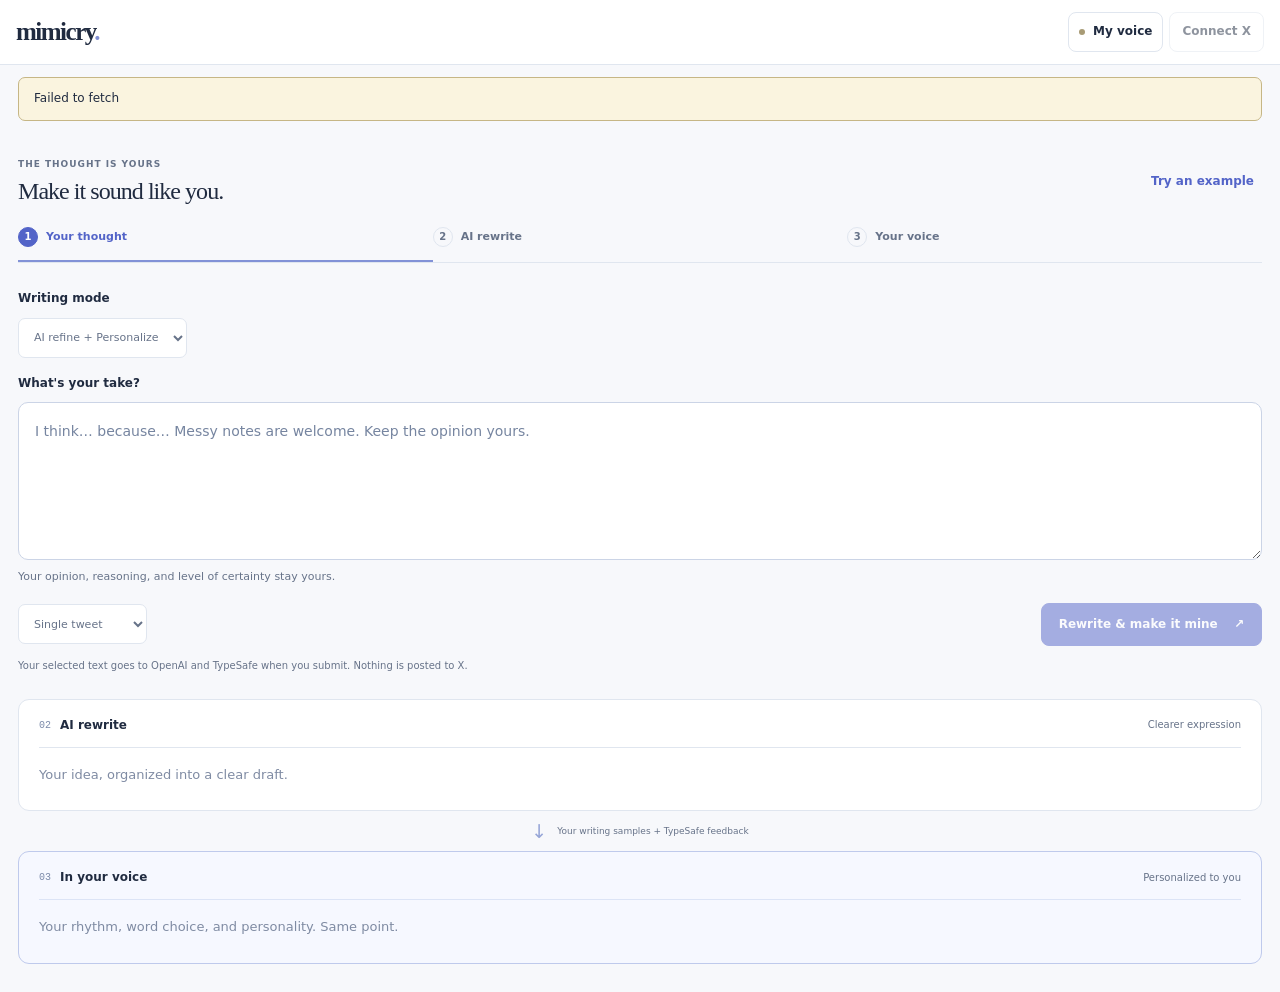
<file: chrome-extension/sidepanel.html>
<!doctype html>
<html lang="en">
<head>
  <meta charset="utf-8">
  <meta name="viewport" content="width=device-width, initial-scale=1">
  <title>Mimicry · A thought, in your voice</title>
  <link rel="stylesheet" href="assets/app.css">
  <script src="extension-bridge.js" defer></script>
  <script src="assets/app.js" defer></script>
</head>
<body>
  <a class="skip-link" href="#draft">Skip to writing</a>
  <header class="topbar">
    <a class="brand" href="sidepanel.html">mimicry<span>.</span></a>
    <span class="tagline">Your point. Your voice.</span>
    <div class="account">
      <button id="open-voice" class="voice-button"><span class="status-dot" aria-hidden="true"></span>My voice<span id="voice-ready">Set up</span></button>
      <span id="account-label">Local studio</span>
      <button id="connect" class="quiet" disabled>Connect X</button>
      <button id="logout" class="text-button" hidden>Sign out</button>
    </div>
  </header>
  <p id="notice" class="notice global-notice" role="status" hidden></p>
  <main class="workspace">
    <section id="feed-pane" class="feed-pane" aria-labelledby="feed-heading">
      <div class="pane-heading">
        <div><span class="eyebrow">Start with a conversation</span><h1 id="feed-heading">Your X timeline</h1></div>
        <a class="external-link" href="https://x.com/home" target="_blank" rel="noreferrer">Open X <span aria-hidden="true">↗</span></a>
      </div>
      <div class="feed-toolbar"><span>Following <span class="subtle">· chronological</span></span>
        <button id="load-feed" class="text-button" hidden>Refresh</button></div>
      <p id="feed-status" class="helper feed-message" role="status">Connect X to load posts from your home timeline.</p>
      <div id="feed" class="feed-list"></div>
      <div id="feed-empty" class="feed-empty">
        <div class="empty-mark" aria-hidden="true">↗</div>
        <h2>Something worth responding to.</h2>
        <p>Browse your timeline, pick a post, and say what you think. Mimicry helps with the words.</p>
        <button id="feed-connect" class="primary">Connect your X account</button>
        <button id="paste-context" class="text-button">Or paste a post as context</button>
      </div>
    </section>
    <section class="editor-pane" aria-labelledby="editor-heading">
      <div class="pane-heading editor-heading">
        <div><span class="eyebrow">The thought is yours</span><h2 id="editor-heading">Make it sound like you.</h2></div>
        <button id="example" class="text-button">Try an example</button>
      </div>
      <ol class="workflow" aria-label="Writing workflow">
        <li id="flow-thought" class="active"><span>1</span>Your thought</li>
        <li id="flow-rewrite"><span>2</span>AI rewrite</li>
        <li id="flow-voice"><span>3</span>Your voice</li>
      </ol>
      <section class="thought-section">
        <label for="writing-mode">Writing mode</label>
        <select id="writing-mode"><option value="refine_personalize">AI refine + Personalize</option><option value="personalize">Personalize only</option><option value="refine">AI refine only</option></select>
        <div id="context-box" class="context" hidden>
          <div class="section-heading"><span class="eyebrow">In response to</span>
            <button id="clear-context" class="text-button">Remove</button></div>
          <p id="context-text"></p>
        </div>
        <label for="draft">What's your take?</label>
        <textarea id="draft" rows="5" maxlength="12000" aria-describedby="draft-help" placeholder="I think… because… Messy notes are welcome. Keep the opinion yours."></textarea>
        <p id="draft-help" class="helper">Your opinion, reasoning, and level of certainty stay yours.</p>
        <div class="compose-actions">
          <div><label class="sr-only" for="format">Output format</label>
            <select id="format"><option value="tweet">Single tweet</option><option value="text">General writing</option></select></div>
          <button id="rewrite" class="primary" disabled>Rewrite &amp; make it mine <span aria-hidden="true">↗</span></button>
        </div>
        <p id="form-error" class="notice error" role="alert" hidden></p>
        <p class="privacy-note">Your selected text goes to OpenAI and TypeSafe when you submit. Nothing is posted to X.</p>
      </section>
      <section id="result-panel" class="result-panel" aria-label="Your writing versions">
        <div class="result-meta" id="result-meta" hidden><span id="run-status" class="badge"></span><p id="progress" role="status" aria-live="polite"></p></div>
        <p id="result-note" class="helper" hidden></p>
        <div class="output-card ai-card">
          <div class="output-heading"><h3><span class="step-number">02</span>AI rewrite</h3><span class="output-kind">Clearer expression</span></div>
          <p id="ai-output" class="output-text placeholder">Your idea, organized into a clear draft.</p>
        </div>
        <div class="stage-connector" aria-hidden="true"><span>↓</span><span>Your writing samples + TypeSafe feedback</span></div>
        <div class="output-card voice-card">
          <div class="output-heading"><h3><span class="step-number" id="final-number">03</span><span id="final-heading">In your voice</span></h3><span id="final-status" class="output-kind">Personalized to you</span></div>
          <div id="kept"><p class="output-text placeholder">Your rhythm, word choice, and personality. Same point.</p></div>
        </div>
        <details id="loop-details" class="loop-details" hidden>
          <summary>See edits &amp; how the loop decided</summary>
          <p class="helper">Luna rewrites. TypeSafe checks the criteria for your selected mode. Code accepts or rejects each edit.</p>
          <div id="steps" class="steps"></div><div id="versions"></div>
          <details id="raw-details"><summary>Full run details</summary><pre id="raw-result"></pre></details>
        </details>
      </section>
    </section>
  </main>
  <dialog id="voice-dialog" aria-labelledby="voice-heading">
    <div class="dialog-heading"><div><span class="eyebrow">Personal, by example</span><h2 id="voice-heading">Teach it your voice.</h2></div><button id="close-voice" class="quiet">Done</button></div>
    <p class="muted">Choose things you wrote yourself and still like. These examples guide the style, not the opinion.</p>
    <div class="section-heading"><h3>Your past tweets</h3><button id="load-posts" class="text-button" hidden>Refresh tweets</button></div>
    <p id="posts-status" class="helper" role="status">Connect X to see your own tweets, or paste your writing below.</p>
    <div id="posts" class="post-list"></div>
    <label for="references">Your writing samples</label>
    <textarea id="references" rows="7" maxlength="12000" aria-describedby="reference-help" placeholder="Paste a few things you wrote yourself. Short tweets can be combined."></textarea>
    <p id="reference-help" class="helper" role="status">Use 80–12,000 characters of your own writing.</p>
    <details class="criteria-panel"><summary>What TypeSafe evaluates</summary>
      <p class="helper">Your samples supply the style. The evaluation questions are fixed; scores are model judgments, not probabilities of authorship.</p>
      <div id="criteria"></div>
    </details>
  </dialog>
  <dialog id="context-dialog" aria-labelledby="context-heading">
    <div class="dialog-heading"><h2 id="context-heading">What are you responding to?</h2><button id="close-context" class="quiet">Cancel</button></div>
    <label for="pasted-context">Post text</label><textarea id="pasted-context" rows="7" maxlength="12000" placeholder="Paste the post you want to respond to."></textarea>
    <p class="helper">This is context from someone else. Write your own opinion in the next step.</p>
    <button id="use-context" class="primary">Use as context</button>
  </dialog>
</body>
</html>
</file>
<file: chrome-extension/assets/app.css>
:root {
  --ink: #202b40; --muted: #677389; --paper: #f7f8fb; --surface: #fff;
  --line: #e0e6ef; --green: #5364c8; --tint: #edf0fc; --error: #922b2b;
}
* { box-sizing: border-box; }
body { margin: 0; background: var(--paper); color: var(--ink); font: 14px/1.65 system-ui, -apple-system, sans-serif; }
button, input, textarea, select { font: inherit; }
button, a, select, input[type=checkbox], summary { cursor: pointer; }
button { min-height: 40px; border: 1px solid var(--line); border-radius: 8px; padding: 8px 14px; background: var(--surface); color: var(--ink); font-weight: 600; transition: background .16s, border-color .16s; }
button:hover:not(:disabled) { background: var(--tint); border-color: #acb8dd; }
button:disabled { opacity: .5; cursor: not-allowed; }
button:focus-visible, a:focus-visible, summary:focus-visible, input:focus-visible, select:focus-visible, textarea:focus-visible { outline: 3px solid #7b8bd8; outline-offset: 3px; }
a { color: var(--green); text-underline-offset: 3px; }
[hidden] { display: none !important; }
p { margin: 0 0 14px; }
h1, h2, h3 { line-height: 1.4; }
h1, h2 { margin: 4px 0 0; font-size: 20px; font-weight: 650; letter-spacing: -.025em; }
h3 { font-size: 14px; margin: 0; font-weight: 650; }
.sr-only { position: absolute; width: 1px; height: 1px; padding: 0; margin: -1px; overflow: hidden; clip: rect(0,0,0,0); white-space: nowrap; border: 0; }
.skip-link { position: fixed; left: 12px; top: -60px; z-index: 5; background: white; padding: 12px; }
.skip-link:focus { top: 8px; }
.topbar { height: 76px; padding: 0 32px; display: flex; align-items: center; gap: 24px; background: var(--surface); border-bottom: 1px solid var(--line); }
.brand { font: 700 29px Georgia, serif; text-decoration: none; color: var(--ink); letter-spacing: -.06em; }
.brand span { color: #8290d3; }
.tagline { font-size: 12px; color: var(--muted); border-left: 1px solid var(--line); padding-left: 24px; }
.account { margin-left: auto; display: flex; align-items: center; gap: 14px; font-size: 12px; }
.voice-button { display: flex; gap: 8px; align-items: center; font-size: 12px; }
#voice-ready { font-size: 10px; font-weight: 500; color: var(--muted); padding-left: 8px; border-left: 1px solid var(--line); }
.status-dot { width: 6px; height: 6px; border-radius: 50%; background: #a89b75; }
.voice-ready .status-dot { background: #6778c7; }
.quiet { font-size: 12px; padding: 7px 12px; }
.text-button { border: 0; background: transparent; padding: 6px 8px; color: var(--green); font-size: 12px; }
.primary { background: var(--green); border-color: var(--green); color: white; padding: 11px 17px; }
.primary:hover:not(:disabled) { background: #4051ae; border-color: #4051ae; }
.primary span { margin-left: 12px; }
.workspace { display: grid; grid-template-columns: minmax(320px, 1fr) minmax(390px, 1fr); max-width: 1300px; margin: auto; min-height: calc(100vh - 76px); border-left: 1px solid var(--line); border-right: 1px solid var(--line); }
.feed-pane { min-width: 0; background: var(--surface); border-right: 1px solid var(--line); }
.pane-heading { display: flex; align-items: center; justify-content: space-between; gap: 14px; padding: 28px; }
.eyebrow { display: block; text-transform: uppercase; letter-spacing: .11em; font-size: 9px; font-weight: 700; color: var(--muted); }
.external-link { font-size: 11px; white-space: nowrap; text-decoration: none; }
.feed-toolbar { border-bottom: 1px solid var(--line); padding: 0 28px 14px; display: flex; align-items: center; justify-content: space-between; min-height: 44px; font-size: 13px; font-weight: 650; }
.subtle { font-weight: 400; color: var(--muted); font-size: 11px; }
.helper, .privacy-note { font-size: 11px; line-height: 1.65; color: var(--muted); margin: 8px 0 12px; }
.muted { color: var(--muted); }
.feed-message { padding: 12px 28px 0; }
.feed-empty { padding: 70px 40px; max-width: 420px; margin: auto; text-align: center; }
.empty-mark { display: grid; place-items: center; width: 48px; height: 48px; margin: 0 auto 22px; border: 1px solid var(--line); border-radius: 14px; color: var(--green); font: 28px Georgia, serif; background: var(--paper); }
.feed-empty h2 { font: 25px/1.25 Georgia, serif; margin: 12px 0; letter-spacing: -.035em; }
.feed-empty p { color: var(--muted); font-size: 13px; margin: 14px 0 24px; }
.feed-empty button { display: block; margin: 8px auto; }
.feed-list { display: flex; flex-direction: column; }
.feed-card { padding: 20px 28px; border-bottom: 1px solid var(--line); transition: background .15s; }
.feed-card.selected { background: #f0f3fc; border-left: 3px solid #8193dc; padding-left: 25px; }
.feed-author { display: flex; align-items: center; gap: 10px; }
.avatar { display: grid; place-items: center; background: var(--tint); color: var(--green); width: 35px; height: 35px; flex-shrink: 0; border-radius: 50%; font-size: 13px; font-weight: 650; }
.feed-card a { font-size: 12px; text-decoration: none; font-weight: 650; }
.feed-date { color: var(--muted); font-size: 10px; }
.feed-card p { font-size: 14px; line-height: 1.7; white-space: pre-wrap; overflow-wrap: anywhere; margin: 12px 0 14px; }
.feed-card button { font-size: 11px; padding: 6px 12px; min-height: 34px; }
.editor-pane { min-width: 0; padding: 0 28px 30px; }
.editor-heading { padding: 28px 0 20px; }
.editor-heading h2 { font: 26px/1.3 Georgia, serif; letter-spacing: -.04em; }
.workflow { display: flex; margin: 0 0 26px; padding: 0; list-style: none; border-bottom: 1px solid var(--line); gap: 0; }
.workflow li { font-size: 11px; font-weight: 600; color: var(--muted); padding: 0 0 13px; flex: 1; display: flex; align-items: center; gap: 8px; border-bottom: 2px solid transparent; }
.workflow li span { width: 20px; height: 20px; border: 1px solid var(--line); border-radius: 50%; display: grid; place-items: center; font-size: 10px; }
.workflow li.active { color: var(--green); border-color: #8292d7; }
.workflow li.active span { background: var(--green); border-color: var(--green); color: white; }
.workflow li.complete span { color: var(--green); background: var(--tint); border-color: #c7d1ed; }
label { display: block; font-size: 12px; font-weight: 650; margin: 16px 0 9px; }
textarea { display: block; width: 100%; resize: vertical; min-height: 100px; border: 1px solid #cbd4e6; border-radius: 10px; padding: 16px; background: var(--surface); color: var(--ink); line-height: 1.75; font-size: 14px; }
textarea::placeholder { color: #7685a0; }
#draft { min-height: 158px; }
select { border: 1px solid var(--line); background: var(--surface); color: var(--muted); border-radius: 7px; padding: 9px 11px; max-width: 100%; min-height: 40px; font-size: 11px; }
.compose-actions { display: flex; align-items: center; justify-content: space-between; gap: 10px; margin-top: 16px; }
.compose-actions .primary { font-size: 12px; }
.privacy-note { font-size: 10px; margin: 12px 0 24px; }
.context { border-left: 2px solid #90a1db; background: #edf1fc; padding: 10px 14px; border-radius: 0 8px 8px 0; margin-bottom: 18px; }
.context p { font-size: 12px; white-space: pre-wrap; overflow-wrap: anywhere; max-height: 180px; overflow: auto; margin: 0; }
.context .text-button { min-height: 28px; }
.section-heading, .dialog-heading { display: flex; align-items: center; justify-content: space-between; gap: 12px; margin-bottom: 10px; }
.result-meta { display: flex; align-items: center; gap: 10px; margin: 16px 0; font-size: 11px; }
.result-meta p { margin: 0; }
.badge { font-size: 9px; text-transform: uppercase; letter-spacing: .06em; background: var(--tint); padding: 4px 7px; border-radius: 4px; white-space: nowrap; }
.output-card { background: var(--surface); border: 1px solid var(--line); border-radius: 11px; padding: 17px 20px; }
.output-heading { display: flex; justify-content: space-between; align-items: center; gap: 12px; padding-bottom: 13px; border-bottom: 1px solid var(--line); }
.output-heading h3 { display: flex; align-items: center; gap: 9px; font-size: 12px; }
.step-number { color: #7c8baa; font: 10px ui-monospace, monospace; }
.output-kind { color: var(--muted); font-size: 10px; }
.output-text { font-size: 15px; line-height: 1.75; white-space: pre-wrap; overflow-wrap: anywhere; margin: 16px 0 7px; }
.output-text.placeholder { color: #7f8ba3; font-size: 13px; }
.voice-card { border-color: #bfcaec; background: #f6f8ff; }
.voice-card .output-heading { border-color: #dce4f6; }
.voice-card .output-text { font: 18px/1.8 Georgia, serif; }
.voice-card .placeholder { font: 13px/1.75 system-ui, sans-serif; }
.stage-connector { display: flex; align-items: center; justify-content: center; gap: 10px; color: var(--muted); height: 40px; font-size: 9px; }
.stage-connector>span:first-child { font-size: 19px; color: #96a5d7; }
.copy-row { display: flex; align-items: center; justify-content: space-between; gap: 12px; margin-top: 12px; }
.copy-row .helper { margin: 0; }
.copy-row button { min-height: 30px; font-size: 11px; padding: 4px 10px; background: transparent; }
.loop-details { margin-top: 20px; border-top: 1px solid var(--line); padding-top: 10px; }
summary { font-size: 12px; min-height: 38px; padding: 8px 0; }
.steps { display: flex; flex-direction: column; gap: 8px; margin: 12px 0; }
.step { padding: 10px 12px; background: var(--surface); border: 1px solid var(--line); border-radius: 7px; font-size: 11px; }
.step strong { display: block; margin-bottom: 5px; }
.step.rejected { border-left: 3px solid #b49c77; }
.step.accepted { border-left: 3px solid #768ad0; }
.version { border-top: 1px solid var(--line); padding: 8px 0; }
.version>summary { font-weight: 600; }
.kept-text, .heist-writing { font: 15px/1.8 Georgia, serif; white-space: pre-wrap; overflow-wrap: anywhere; background: var(--surface); padding: 15px; border-radius: 8px; margin: 10px 0; }
.heist-removed { background: #ffe4e3; color: #8f2024; text-decoration: line-through; }
.heist-added { background: #dcf3e4; color: #165c36; text-decoration: underline; text-underline-offset: 3px; }
.diff-key { font-size: 11px; color: var(--muted); }
.rating-table { border-collapse: collapse; width: 100%; font-size: 12px; margin: 12px 0; }
.rating-table th, .rating-table td { text-align: left; border-bottom: 1px solid var(--line); padding: 7px 4px; }
.rating-table td:last-child, .rating-table th:last-child { text-align: right; font-variant-numeric: tabular-nums; }
pre { white-space: pre-wrap; overflow-wrap: anywhere; font: 11px/1.6 ui-monospace, monospace; max-height: 350px; overflow: auto; background: var(--paper); padding: 14px; border-radius: 7px; }
.notice { padding: 11px 15px; border: 1px solid #c6b685; background: #faf4df; border-radius: 7px; font-size: 12px; overflow-wrap: anywhere; }
.global-notice { max-width: 1244px; margin: 16px auto; }
.error { color: var(--error); border-color: #eac9c6; background: #fff5f4; }
.loop-warning { color: var(--error); font-size: 12px; }
dialog { width: min(620px, calc(100% - 32px)); max-height: 85vh; border: 1px solid var(--line); border-radius: 15px; padding: 26px; color: var(--ink); background: var(--surface); box-shadow: 0 24px 100px #16264225; }
dialog::backdrop { background: #16264250; }
.dialog-heading h2 { font: 28px Georgia, serif; letter-spacing: -.035em; }
.post-list { max-height: 280px; overflow: auto; margin-bottom: 16px; }
.sample { display: flex; gap: 12px; padding: 12px 3px; border-bottom: 1px solid var(--line); align-items: flex-start; }
.sample input { width: 18px; height: 18px; flex-shrink: 0; margin: 5px 0; accent-color: var(--green); }
.sample label { font-size: 12px; font-weight: 400; line-height: 1.7; margin: 0; white-space: pre-wrap; overflow-wrap: anywhere; cursor: pointer; }
.sample a { font-size: 10px; }
.sample>div { min-width: 0; }
.criteria-panel { border-top: 1px solid var(--line); margin-top: 18px; padding-top: 8px; }
.criteria-panel summary { font-weight: 600; }
.criteria-panel details { border-top: 1px solid var(--line); }
.criteria-panel details p { font-size: 12px; margin: 10px 0; overflow-wrap: anywhere; }
@media(max-width: 850px) {
  .topbar { padding: 0 18px; gap: 14px; height: 66px; }
  .tagline, #account-label { display: none; }
  .account { gap: 8px; }
  .workspace { grid-template-columns: minmax(280px, .85fr) minmax(350px, 1fr); }
  .pane-heading { padding: 22px 20px; }
  .editor-pane { padding: 0 20px 26px; }
  .editor-heading { padding: 22px 0 20px; }
  .editor-heading h2 { font-size: 23px; }
  .feed-toolbar { padding: 0 20px 12px; }
  .feed-card { padding: 18px 20px; }
  .feed-empty { padding: 40px 22px; }
  .compose-actions { flex-wrap: wrap; }
}
@media(max-width: 650px) {
  .workspace { display: flex; flex-direction: column; }
  .feed-pane { border-right: 0; border-bottom: 1px solid var(--line); }
  .feed-list { max-height: 380px; overflow-y: auto; }
  .feed-empty { padding: 25px; }
  .feed-empty .empty-mark { display: none; }
  .feed-empty h2 { font-size: 21px; }
  .feed-empty p { margin: 8px 0 16px; }
  .brand { font-size: 26px; }
  #voice-ready { display: none; }
  .editor-heading h2 { font-size: 26px; }
  textarea { font-size: 16px; }
  .global-notice { margin: 12px; }
  .feed-card.selected { padding-left: 17px; }
}
@media(prefers-reduced-motion: reduce) { button, .feed-card { transition: none; } }
.chrome-sidepanel .tagline, .chrome-sidepanel #account-label, .chrome-sidepanel #feed-pane { display: none; }
.chrome-sidepanel .topbar { height: auto; min-height: 62px; padding: 12px 16px; flex-wrap: wrap; gap: 10px; position: sticky; top: 0; z-index: 2; }
.chrome-sidepanel .brand { font-size: 25px; }
.chrome-sidepanel .account { gap: 6px; }
.chrome-sidepanel .voice-button { padding: 5px 10px; }
.chrome-sidepanel #voice-ready { display: none; }
.chrome-sidepanel .workspace { display: block; border: 0; min-height: 0; }
.chrome-sidepanel .editor-pane { padding: 0 18px 28px; }
.chrome-sidepanel .editor-heading { padding: 24px 0 20px; }
.chrome-sidepanel .editor-heading h2 { font-size: 24px; }
.chrome-sidepanel .output-heading { flex-wrap: wrap; gap: 7px; }
.chrome-sidepanel .global-notice { margin: 12px 18px; }
.capture-controls { margin: 0 0 20px; border-bottom: 1px solid var(--line); padding-bottom: 14px; }
.capture-controls p { font-size: 11px; color: var(--muted); margin: 0 0 6px; }
.capture-controls button { font-size: 11px; min-height: 34px; }
</file>
